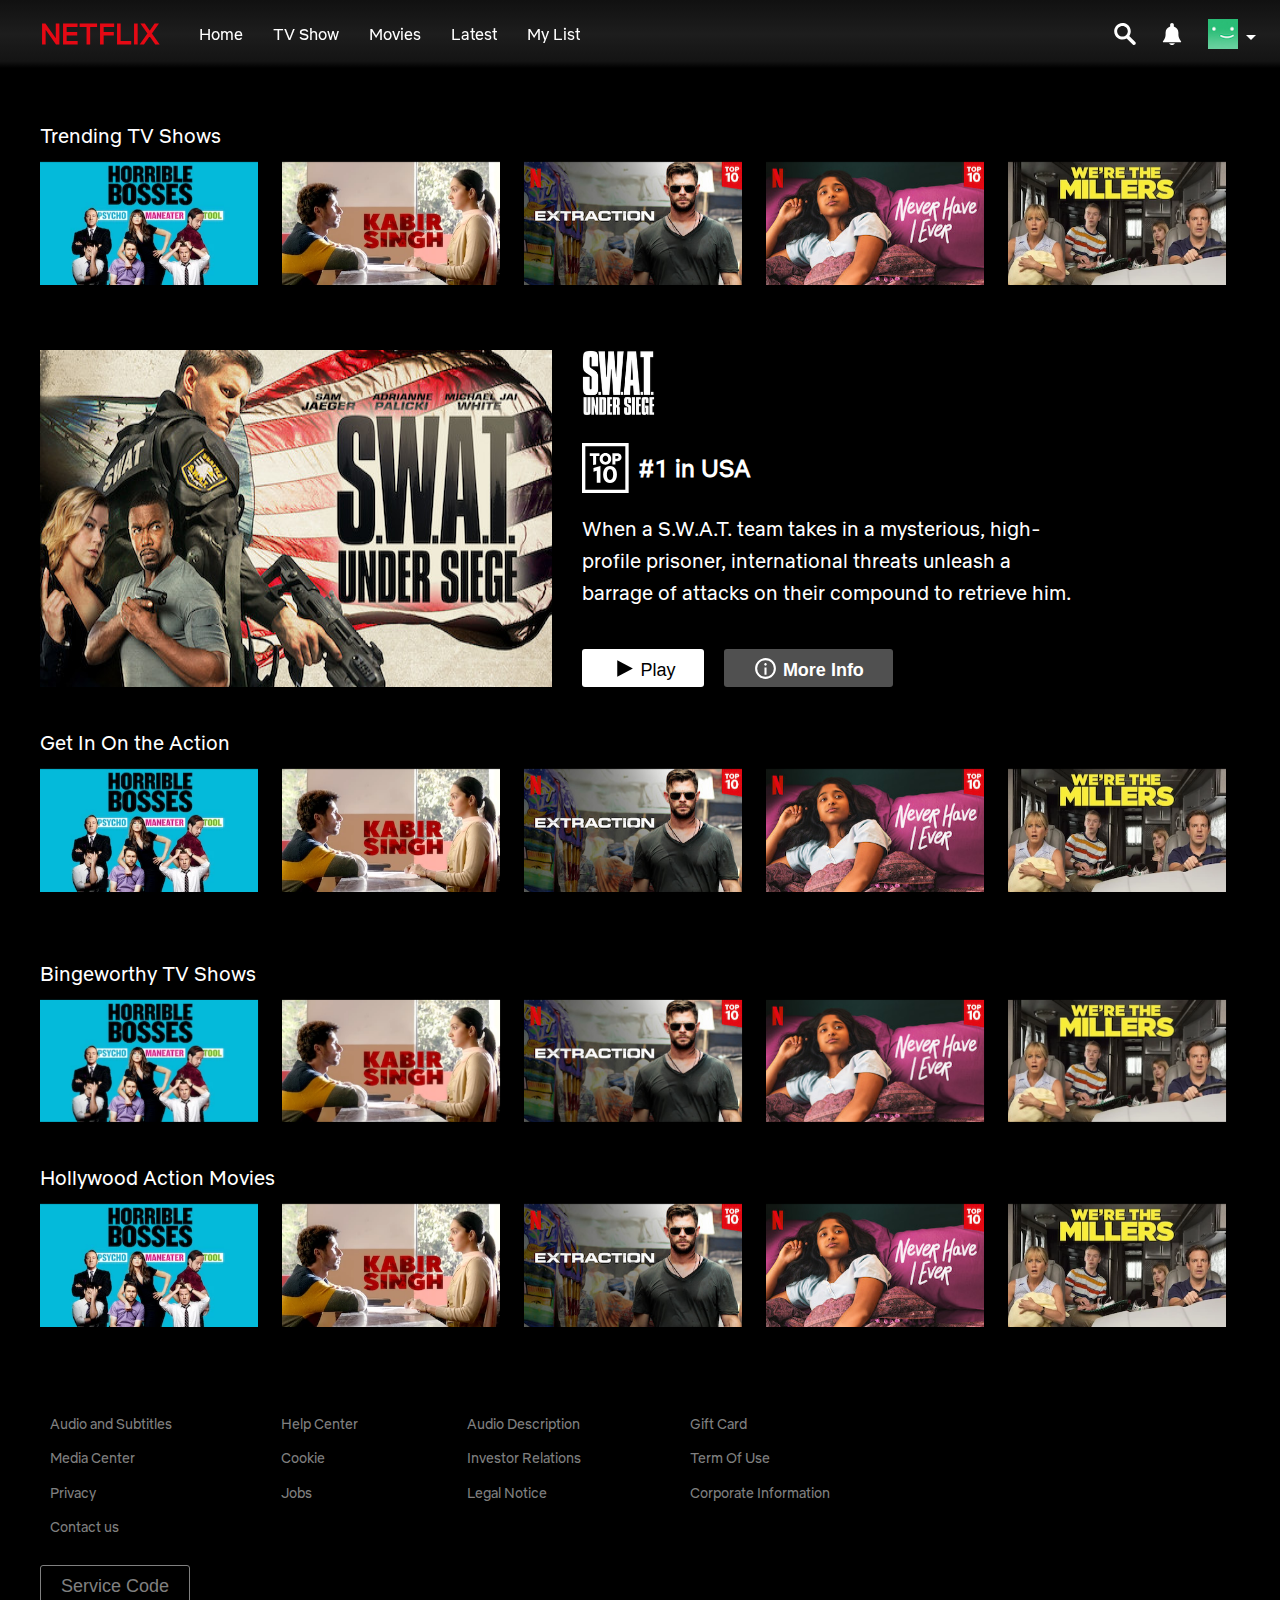
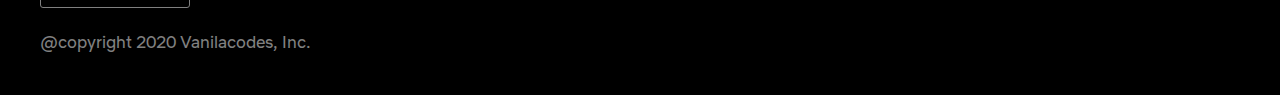
<file: user_dashboard/latest.html>
<!DOCTYPE html>
<!--[if lt IE 7]>      <html class="no-js lt-ie9 lt-ie8 lt-ie7"> <![endif]-->
<!--[if IE 7]>         <html class="no-js lt-ie9 lt-ie8"> <![endif]-->
<!--[if IE 8]>         <html class="no-js lt-ie9"> <![endif]-->
<!--[if gt IE 8]><!-->
<html class="no-js">
<!--<![endif]-->

<head>
    <meta charset="utf-8">
    <meta http-equiv="X-UA-Compatible" content="IE=edge">
    <title>Netflix world – Watch TV Shows Online, Watch Movies Online</title>
    <meta name="description" content="">
    <meta name="viewport" content="width=device-width, initial-scale=1">
    <link rel="stylesheet" href="../assets/lib/owl.carousel.css" />
    <script src="../assets/lib/jquery 3.5.0.js"></script>
    <script src="../assets/lib/owl.carousel.js"></script>

    <!--main script file-->
    <script src="../assets/js/main-script.js"></script>


    <link rel="stylesheet" href="../assets/css/global.css">
    <link rel="stylesheet" href="../assets/css/browse.css">
    <link rel="stylesheet" href="https://cdnjs.cloudflare.com/ajax/libs/font-awesome/4.1.0/css/font-awesome.min.css" integrity="sha256-t2kyTgkh+fZJYRET5l9Sjrrl4UDain5jxdbqe8ejO8A=" crossorigin="anonymous" />

    <!-- owl carousel script -->
    <script>

    </script>
</head>

<body>
    <!--[if lt IE 7]>
            <p class="browsehappy">You are using an <strong>outdated</strong> browser. Please <a href="#">upgrade your browser</a> to improve your experience.</p>
        <![endif]-->


    <!-- dashboard/browse page block start | home page after login | -->

    <main id="mainContainer" class="p-b-40">
        <div>
            <header class="d-flex space-between flex-center flex-middle">
                <div class="nav-links d-flex flex-center flex-middle">
                    <a href="/">
                        <h2 class="logo logo-text red-color f-s-28 m-r-25">NETFLIX</h2>
                        <h2 class="second-logo-text red-color f-s-28">N</h2>
                    </a>
                    <a href="browse.html" class="nav-item home">Home</a>
                    <a href="tvshow.html" class="nav-item">TV Show</a>
                    <a href="movies.html" class="nav-item">Movies</a>
                    <a href="latest.html" class="nav-item latest">Latest</a>
                    <a href="mylist.html" class="nav-item">My List</a>
                </div>
                <div class="righticons d-flex flex-end flex-middle">
                    <a href="search.html"><img src="../images/icons/search.svg" alt="search icon"></a>
                    <div class="dropdown notification">
                        <img src="../images/icons/notification.svg" alt="notificatio icon">
                        <div class="dropdown-content">
                            <a href="#" class="profile-item d-flex flex-middle">
                                <img src="../../images/icons/user2.png" alt="user profile icon" class="user-icon">
                                <span>You have new notification from <span>User 123</span></span>
                            </a>
                            <a href="#" class="profile-item d-flex flex-middle">
                                <img src="../../images/icons/user1.png" alt="user profile icon" class="user-icon">
                                <span>You have new notification from <span>User 123</span></span>
                            </a>
                            <a href="#" class="profile-item d-flex flex-middle">
                                <img src="../../images/icons/user4.png" alt="user profile icon" class="user-icon">
                                <span>You have new notification from <span>User 123</span></span>
                            </a>
                            <a href="#" class="profile-item d-flex flex-middle">
                                <img src="../../images/icons/user3.png" alt="user profile icon" class="user-icon">
                                <span>You have new notification from <span>User 123</span></span>
                            </a>
                        </div>
                    </div>
                    
                    <div class="dropdown">
                        <img src="../images/icons/user-image-green.png" alt="user profile icon" class="user-icon"> <span class="profile-arrow"></span>

                        <div class="dropdown-content">
                            <div class="profile-links">
                                <a href="#" class="profile-item d-flex flex-middle">
                                    <img src="../images/icons/user1.png" alt="user profile icon" class="user-icon">
                                    <span>Rajesh</span>
                                </a>
                                <a href="#" class="profile-item d-flex flex-middle">
                                    <img src="../images/icons/user2.png" alt="user profile icon" class="user-icon">
                                    <span>Karan</span>
                                </a>
                                <a href="#" class="profile-item d-flex flex-middle">
                                    <img src="../images/icons/user3.png" alt="user profile icon" class="user-icon">
                                    <span>Pappy</span>
                                </a>
                                <a href="#" class="profile-item d-flex flex-middle" style="margin-bottom: 13px;">
                                    <img src="../images/icons/user4.png" alt="user profile icon" class="user-icon">
                                    <span>Denny</span>
                                </a>
                                <a href="#" class="profile-item last" >Manage Profiles</a>
                            </div>
                            <div class="line"></div>
                            <div class="links d-flex direction-column">
                                <a href="user-profile/home.html">Account</a>
                                <a href="#">Help Center</a>
                                <a href="/">Sign Out of Netflix</a>
                            </div>
                            
                        </div>
                    </div>
                    
                </div>
            </header>


            <!--paretn div with black bg after main hero section-->
            <div class="black-background" style="margin: 0;">


                <!--new tv show-->
                <section id="newtvshow" class="container p-t-40" style="padding-top: 120px;">
                    <h4 class="romantic-heading">
                        Trending TV Shows 
                    </h4>
                    <div class="romantic-container d-flex flex-start flex-middle flex-no-wrap owl-carousel">
                        <a href="#">
                            <img src="../images/movies/horrible-bosses-middle-poster.webp" alt=""
                                class="mylist-img p-r-10 p-t-10 image-size item"></a>
                        <a href="#">
                            <img src="../images/movies/kabir-singh-poster.webp" alt=""
                                class="mylist-img p-r-10 p-t-10 image-size item"></a>
                        <a href="#">
                            <img src="../images/movies/extraction-poster.jpg" alt=""
                                class="mylist-img p-r-10 p-t-10 image-size item"></a>
                        <a href="#">
                            <img src="../images/tv-show/poster/never-have-ever-short poster.jpg" alt=""
                                class="mylist-img p-r-10 p-t-10 image-size item"></a>
                        <a href="#">
                            <img src="../images/movies/we-are-the-milers-poster-little.webp" alt=""
                                class="mylist-img p-r-10 p-t-10 image-size item"></a>

                        <a href="#">
                            <img src="../images/movies/we-are-the-milers-poster-little.webp" alt=""
                                class="mylist-img p-r-10 p-t-10 image-size item"></a>

                    </div>
                </section>

                <!--big poster screen left poster right content-->
                <section class="big-section d-flex flex-start container">
                    <img src="../images/movies/swat poster.jpg" alt="">

                    <div class="right-side">
                        <div class="contentlogo">
                            <img src="../images/movies/swat coming soon.webp" alt="content logo"
                                class="show-logo" />
                        </div>

                        <!--top 10 ranking badge svg-->
                        <div class="ranking d-flex m-t-20 flex-middle">
                            <svg id="top-10-badge" viewBox="0 0 28 30" style="height: 50px;">
                                <path d="M0,0 L28,0 L28,30 L0,30 L0,0 Z M2,2 L2,28 L26,28 L26,2 L2,2 Z" fill="#FFFFFF">
                                </path>
                                <path
                                    d="M16.8211527,22.1690594 C17.4133103,22.1690594 17.8777709,21.8857503 18.2145345,21.3197261 C18.5512982,20.7531079 18.719977,19.9572291 18.719977,18.9309018 C18.719977,17.9045745 18.5512982,17.1081018 18.2145345,16.5414836 C17.8777709,15.9754594 17.4133103,15.6921503 16.8211527,15.6921503 C16.2289952,15.6921503 15.7645345,15.9754594 15.427177,16.5414836 C15.0904133,17.1081018 14.9223285,17.9045745 14.9223285,18.9309018 C14.9223285,19.9572291 15.0904133,20.7531079 15.427177,21.3197261 C15.7645345,21.8857503 16.2289952,22.1690594 16.8211527,22.1690594 M16.8211527,24.0708533 C15.9872618,24.0708533 15.2579042,23.8605988 14.6324861,23.4406836 C14.0076618,23.0207685 13.5247891,22.4262352 13.1856497,21.6564897 C12.8465103,20.8867442 12.6766436,19.9786109 12.6766436,18.9309018 C12.6766436,17.8921018 12.8465103,16.9857503 13.1856497,16.2118473 C13.5247891,15.4379442 14.0076618,14.8410352 14.6324861,14.4205261 C15.2579042,14.0006109 15.9872618,13.7903564 16.8211527,13.7903564 C17.6544497,13.7903564 18.3844012,14.0006109 19.0098194,14.4205261 C19.6352376,14.8410352 20.1169224,15.4379442 20.4566558,16.2118473 C20.7952012,16.9857503 20.9656618,17.8921018 20.9656618,18.9309018 C20.9656618,19.9786109 20.7952012,20.8867442 20.4566558,21.6564897 C20.1169224,22.4262352 19.6352376,23.0207685 19.0098194,23.4406836 C18.3844012,23.8605988 17.6544497,24.0708533 16.8211527,24.0708533"
                                    fill="#FFFFFF"></path>
                                <polygon fill="#FFFFFF"
                                    points="8.86676 23.9094206 8.86676 16.6651418 6.88122061 17.1783055 6.88122061 14.9266812 11.0750267 13.8558085 11.0750267 23.9094206">
                                </polygon>
                                <path
                                    d="M20.0388194,9.42258545 L20.8085648,9.42258545 C21.1886861,9.42258545 21.4642739,9.34834303 21.6353285,9.19926424 C21.806383,9.05077939 21.8919103,8.83993091 21.8919103,8.56731273 C21.8919103,8.30122788 21.806383,8.09572485 21.6353285,7.94961576 C21.4642739,7.80410061 21.1886861,7.73104606 20.8085648,7.73104606 L20.0388194,7.73104606 L20.0388194,9.42258545 Z M18.2332436,12.8341733 L18.2332436,6.22006424 L21.0936558,6.22006424 C21.6323588,6.22006424 22.0974133,6.31806424 22.4906012,6.51465818 C22.8831952,6.71125212 23.1872921,6.98684 23.4028921,7.34142182 C23.6178982,7.69659758 23.7259952,8.10522788 23.7259952,8.56731273 C23.7259952,9.04246424 23.6178982,9.45762788 23.4028921,9.8122097 C23.1872921,10.1667915 22.8831952,10.4429733 22.4906012,10.6389733 C22.0974133,10.8355673 21.6323588,10.9335673 21.0936558,10.9335673 L20.0388194,10.9335673 L20.0388194,12.8341733 L18.2332436,12.8341733 Z"
                                    fill="#FFFFFF"></path>
                                <path
                                    d="M14.0706788,11.3992752 C14.3937818,11.3992752 14.6770909,11.322063 14.9212,11.1664509 C15.1653091,11.0114327 15.3553697,10.792863 15.4913818,10.5107418 C15.6279879,10.2286206 15.695697,9.90136 15.695697,9.52717818 C15.695697,9.1535903 15.6279879,8.82573576 15.4913818,8.54361455 C15.3553697,8.26149333 15.1653091,8.04351758 14.9212,7.88790545 C14.6770909,7.73288727 14.3937818,7.65508121 14.0706788,7.65508121 C13.7475758,7.65508121 13.4642667,7.73288727 13.2201576,7.88790545 C12.9760485,8.04351758 12.7859879,8.26149333 12.6499758,8.54361455 C12.5139636,8.82573576 12.4456606,9.1535903 12.4456606,9.52717818 C12.4456606,9.90136 12.5139636,10.2286206 12.6499758,10.5107418 C12.7859879,10.792863 12.9760485,11.0114327 13.2201576,11.1664509 C13.4642667,11.322063 13.7475758,11.3992752 14.0706788,11.3992752 M14.0706788,12.9957842 C13.5634545,12.9957842 13.0995879,12.9090691 12.6784848,12.7344509 C12.2573818,12.5604267 11.8915152,12.3163176 11.5808848,12.0027176 C11.2708485,11.6891176 11.0314909,11.322063 10.8634061,10.9003661 C10.6953212,10.479263 10.6115758,10.0213358 10.6115758,9.52717818 C10.6115758,9.03302061 10.6953212,8.57568727 10.8634061,8.1539903 C11.0314909,7.73288727 11.2708485,7.36523879 11.5808848,7.05163879 C11.8915152,6.73803879 12.2573818,6.49452364 12.6784848,6.31990545 C13.0995879,6.14588121 13.5634545,6.05857212 14.0706788,6.05857212 C14.577903,6.05857212 15.0417697,6.14588121 15.4628727,6.31990545 C15.8839758,6.49452364 16.2498424,6.73803879 16.5604727,7.05163879 C16.871103,7.36523879 17.1098667,7.73288727 17.2779515,8.1539903 C17.4460364,8.57568727 17.5297818,9.03302061 17.5297818,9.52717818 C17.5297818,10.0213358 17.4460364,10.479263 17.2779515,10.9003661 C17.1098667,11.322063 16.871103,11.6891176 16.5604727,12.0027176 C16.2498424,12.3163176 15.8839758,12.5604267 15.4628727,12.7344509 C15.0417697,12.9090691 14.577903,12.9957842 14.0706788,12.9957842"
                                    fill="#FFFFFF"></path>
                                <polygon fill="#FFFFFF"
                                    points="8.4639503 12.8342327 6.65837455 13.2666206 6.65837455 7.77862061 4.65323515 7.77862061 4.65323515 6.22012364 10.4690897 6.22012364 10.4690897 7.77862061 8.4639503 7.77862061">
                                </polygon>
                            </svg>
                            <span class="p-l-10 f-s-24 f-w-8">#1 in USA</span>
                        </div>

                        <div class="synopsis m-t-20" style="max-width: 500px;">
                            <p class="f-s-20">
                                When a S.W.A.T. team takes in a mysterious, high-profile prisoner, international threats unleash a barrage of attacks on their compound to retrieve him.
                            </p>
                        </div>
                        <div class="buttons-container m-t-20">
                            <button class="play-button"><span>
                                    <svg viewBox="0 0 24 24">
                                        <path d="M6 4l15 8-15 8z" fill="currentColor"></path>
                                    </svg>
                                </span> <a href="single.html">Play</a></button>

                            <button class="more-info-button m-t-20"><span>
                                    <svg viewBox="0 0 24 24">
                                        <path
                                            d="M22 12c0 5.523-4.477 10-10 10S2 17.523 2 12 6.477 2 12 2s10 4.477 10 10zm-2 0a8 8 0 0 0-8-8 8 8 0 0 0-8 8 8 8 0 0 0 8 8 8 8 0 0 0 8-8zm-9 6v-7h2v7h-2zm1-8.75a1.21 1.21 0 0 1-.877-.364A1.188 1.188 0 0 1 10.75 8c0-.348.123-.644.372-.886.247-.242.54-.364.878-.364.337 0 .63.122.877.364.248.242.373.538.373.886s-.124.644-.373.886A1.21 1.21 0 0 1 12 9.25z"
                                            fill="currentColor"></path>
                                    </svg>
                                </span> More Info</button>
                        </div>
                    </div>
                </section>


                <!--Get In On the Action-->
                <section id="romantic" class="container p-t-40">
                    <h4 class="romantic-heading">
                        Get In On the Action
                    </h4>
                    <div class="romantic-container d-flex flex-start flex-middle flex-no-wrap owl-carousel">
                        <a href="#">
                            <img src="../images/movies/horrible-bosses-middle-poster.webp" alt=""
                                class="mylist-img p-r-10 p-t-10 image-size item"></a>
                        <a href="#">
                            <img src="../images/movies/kabir-singh-poster.webp" alt=""
                                class="mylist-img p-r-10 p-t-10 image-size item"></a>
                        <a href="#">
                            <img src="../images/movies/extraction-poster.jpg" alt=""
                                class="mylist-img p-r-10 p-t-10 image-size item"></a>
                        <a href="#">
                            <img src="../images/tv-show/poster/never-have-ever-short poster.jpg" alt=""
                                class="mylist-img p-r-10 p-t-10 image-size item"></a>
                        <a href="#">
                            <img src="../images/movies/we-are-the-milers-poster-little.webp" alt=""
                                class="mylist-img p-r-10 p-t-10 image-size item"></a>

                        <a href="#">
                            <img src="../images/movies/we-are-the-milers-poster-little.webp" alt=""
                                class="mylist-img p-r-10 p-t-10 image-size item"></a>

                    </div>
                </section>

                <!--Bingeworthy TV Shows-->
                <section id="romantic" class="container p-t-40">
                    <h4 class="romantic-heading">
                        Bingeworthy TV Shows
                    </h4>
                    <div class="romantic-container d-flex flex-start flex-middle flex-no-wrap owl-carousel">
                        <a href="#">
                            <img src="../images/movies/horrible-bosses-middle-poster.webp" alt=""
                                class="mylist-img p-r-10 p-t-10 image-size item"></a>
                        <a href="#">
                            <img src="../images/movies/kabir-singh-poster.webp" alt=""
                                class="mylist-img p-r-10 p-t-10 image-size item"></a>
                        <a href="#">
                            <img src="../images/movies/extraction-poster.jpg" alt=""
                                class="mylist-img p-r-10 p-t-10 image-size item"></a>
                        <a href="#">
                            <img src="../images/tv-show/poster/never-have-ever-short poster.jpg" alt=""
                                class="mylist-img p-r-10 p-t-10 image-size item"></a>
                        <a href="#">
                            <img src="../images/movies/we-are-the-milers-poster-little.webp" alt=""
                                class="mylist-img p-r-10 p-t-10 image-size item"></a>



                    </div>
                </section>


                <!--Hollywood Action movies-->
                <section id="romantic" class="container p-t-40">
                    <h4 class="romantic-heading">
                        Hollywood Action Movies
                    </h4>
                    <div class="romantic-container d-flex flex-start flex-middle flex-no-wrap owl-carousel">
                        <a href="#">
                            <img src="../images/movies/horrible-bosses-middle-poster.webp" alt=""
                                class="mylist-img p-r-10 p-t-10 image-size item"></a>
                        <a href="#">
                            <img src="../images/movies/kabir-singh-poster.webp" alt=""
                                class="mylist-img p-r-10 p-t-10 image-size item"></a>
                        <a href="#">
                            <img src="../images/movies/extraction-poster.jpg" alt=""
                                class="mylist-img p-r-10 p-t-10 image-size item"></a>
                        <a href="#">
                            <img src="../images/tv-show/poster/never-have-ever-short poster.jpg" alt=""
                                class="mylist-img p-r-10 p-t-10 image-size item"></a>
                        <a href="#">
                            <img src="../images/movies/we-are-the-milers-poster-little.webp" alt=""
                                class="mylist-img p-r-10 p-t-10 image-size item"></a>



                    </div>
                </section>

            </div>
        </div>

        <footer class="mainfooter d-flex direction-column space-between" id=" footer">
            <div class="container footer-container flex-start">
                <div class="widgets d-flex space-between">
                    <div class="first-widget">
                        <ul>
                            <li class="list-item">Audio and Subtitles</li>
                            <li class="list-item">Media Center</li>
                            <li class="list-item">Privacy</li>
                            <li class="list-item">Contact us</li>
                        </ul>
                    </div>
                    <div class="second-widget">
                        <ul>
                            <li class="list-item">Help Center</li>
                            <li class="list-item">Cookie</li>
                            <li class="list-item">Jobs</li>
                        </ul>
                    </div>
                    <div class="third-widget">
                        <ul>
                            <li class="list-item">Audio Description</li>
                            <li class="list-item">Investor Relations</li>
                            <li class="list-item">Legal Notice</li>
                        </ul>
                    </div>
                    <div class="forth-widget">
                        <ul>
                            <li class="list-item">Gift Card</li>
                            <li class="list-item">Term Of Use</li>
                            <li class="list-item">Corporate Information</li>
                        </ul>
                    </div>
                </div>
                <button class="button service">Service Code</button>
                <p class="copyright">@copyright 2020 Vanilacodes, Inc.</p>
            </div>


        </footer>
        </div>
    </main>

    <div class="footer-navigation d-flex space-between">
        <a href="browse.html" class="nav-item active">
            <i class="fa fa-home" aria-hidden="true"></i> </br>
            <span>Home</span>
        </a>
        <a href="search.html" class="nav-item">
            <i class="fa fa-search" aria-hidden="true"></i></br>
            Search
        </a>
        <a href="latest.html" class="nav-item">
            <i class="fa fa-film" aria-hidden="true"></i></br>
            Latest
        </a>
        <a href="user-profile/home.html" class="nav-item">
            <i class="fa fa-user" aria-hidden="true"></i></br>
            Account
        </a>
    </div>
</body>

</html>
</file>
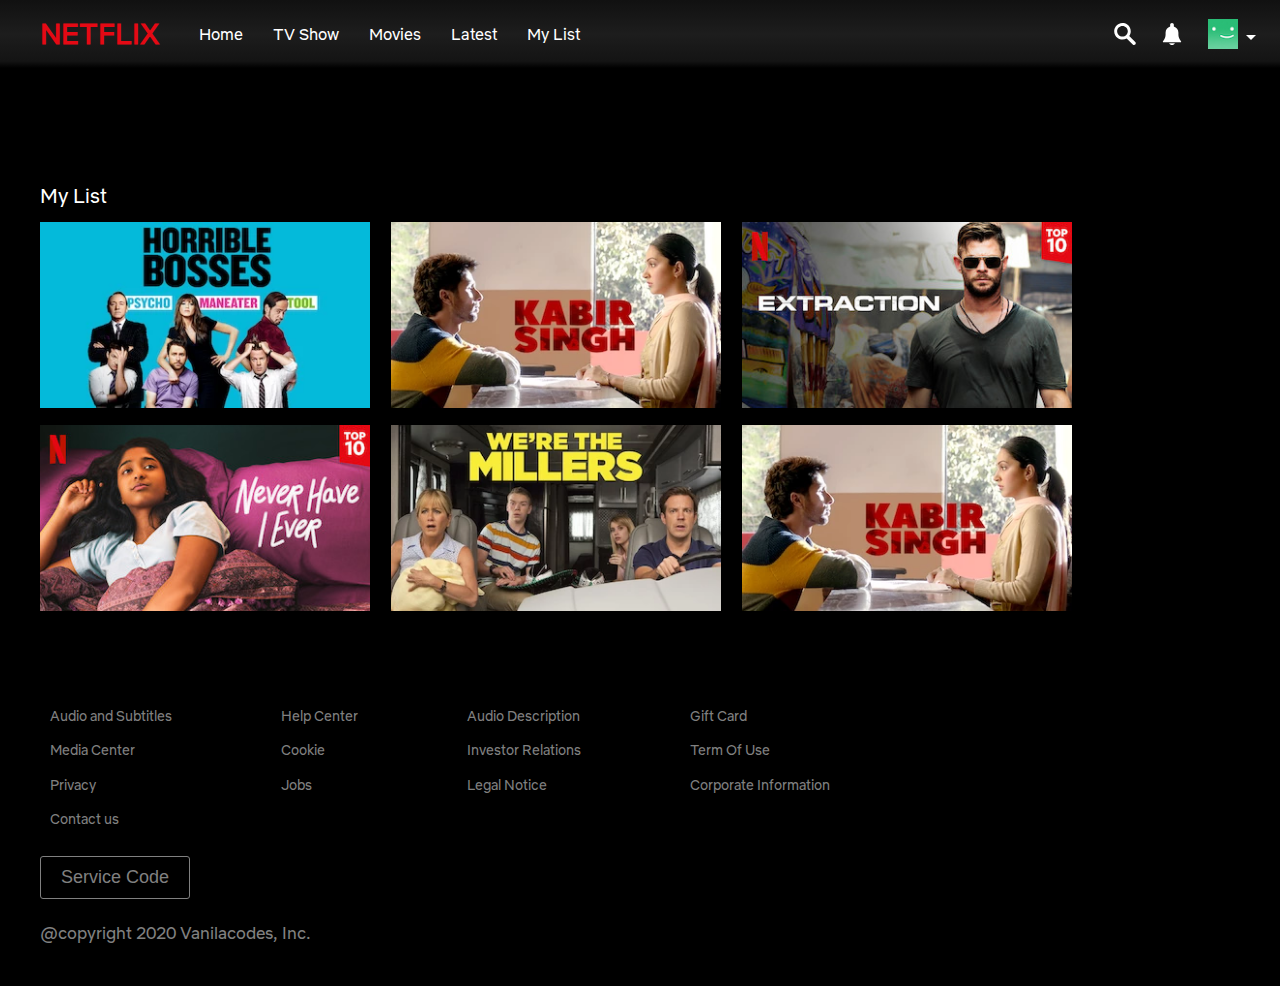
<file: user_dashboard/mylist.html>
<!DOCTYPE html>
<!--[if lt IE 7]>      <html class="no-js lt-ie9 lt-ie8 lt-ie7"> <![endif]-->
<!--[if IE 7]>         <html class="no-js lt-ie9 lt-ie8"> <![endif]-->
<!--[if IE 8]>         <html class="no-js lt-ie9"> <![endif]-->
<!--[if gt IE 8]><!-->
<html class="no-js">
<!--<![endif]-->

<head>
    <meta charset="utf-8">
    <meta http-equiv="X-UA-Compatible" content="IE=edge">
    <title>Netflix world – Watch TV Shows Online, Watch Movies Online</title>
    <meta name="description" content="">
    <meta name="viewport" content="width=device-width, initial-scale=1">
    <script src="../assets/lib/jquery 3.5.0.js"></script>
     <!--main script file-->
     <script src="../assets/js/main-script.js"></script>

    <link rel="stylesheet" href="../assets/css/global.css">
    <link rel="stylesheet" href="../assets/css/browse.css">
    <!-- owl carousel script -->
    <script>

    </script>
</head>

<body>
    <!--[if lt IE 7]>
            <p class="browsehappy">You are using an <strong>outdated</strong> browser. Please <a href="#">upgrade your browser</a> to improve your experience.</p>
        <![endif]-->


    <!-- dashboard/browse page block start | home page after login | -->

    <main id="mainContainer" class="p-b-40">
        <div>
            <header class="d-flex space-between flex-center flex-middle" style="z-index: 20; background-color: black;">
                <div class="nav-links d-flex flex-center flex-middle">
                    <a href="/">
                        <h2 class="logo logo-text red-color f-s-28 m-r-25">NETFLIX</h2>
                        <h2 class="second-logo-text red-color f-s-28">N</h2>
                    </a>
                    <a href="browse.html" class="nav-item home">Home</a>
                    <a href="tvshow.html" class="nav-item">TV Show</a>
                    <a href="movies.html" class="nav-item">Movies</a>
                    <a href="latest.html" class="nav-item latest">Latest</a>
                    <a href="mylist.html" class="nav-item">My List</a>
                </div>
                <div class="righticons d-flex flex-end flex-middle">
                    <a href="search.html"><img src="../images/icons/search.svg" alt="search icon"></a>
                    <div class="dropdown notification">
                        <img src="../images/icons/notification.svg" alt="notificatio icon">
                        <div class="dropdown-content">
                            <a href="#" class="profile-item d-flex flex-middle">
                                <img src="../../images/icons/user2.png" alt="user profile icon" class="user-icon">
                                <span>You have new notification from <span>User 123</span></span>
                            </a>
                            <a href="#" class="profile-item d-flex flex-middle">
                                <img src="../../images/icons/user1.png" alt="user profile icon" class="user-icon">
                                <span>You have new notification from <span>User 123</span></span>
                            </a>
                            <a href="#" class="profile-item d-flex flex-middle">
                                <img src="../../images/icons/user4.png" alt="user profile icon" class="user-icon">
                                <span>You have new notification from <span>User 123</span></span>
                            </a>
                            <a href="#" class="profile-item d-flex flex-middle">
                                <img src="../../images/icons/user3.png" alt="user profile icon" class="user-icon">
                                <span>You have new notification from <span>User 123</span></span>
                            </a>
                        </div>
                    </div>
                    <div class="dropdown">
                        <img src="../images/icons/user-image-green.png" alt="user profile icon" class="user-icon"> <span class="profile-arrow"></span>

                        <div class="dropdown-content">
                            <div class="profile-links">
                                <a href="#" class="profile-item d-flex flex-middle">
                                    <img src="../images/icons/user1.png" alt="user profile icon" class="user-icon">
                                    <span>Rajesh</span>
                                </a>
                                <a href="#" class="profile-item d-flex flex-middle">
                                    <img src="../images/icons/user2.png" alt="user profile icon" class="user-icon">
                                    <span>Karan</span>
                                </a>
                                <a href="#" class="profile-item d-flex flex-middle">
                                    <img src="../images/icons/user3.png" alt="user profile icon" class="user-icon">
                                    <span>Pappy</span>
                                </a>
                                <a href="#" class="profile-item d-flex flex-middle" style="margin-bottom: 13px;">
                                    <img src="../images/icons/user4.png" alt="user profile icon" class="user-icon">
                                    <span>Denny</span>
                                </a>
                                <a href="#" class="profile-item last" >Manage Profiles</a>
                            </div>
                            <div class="line"></div>
                            <div class="links d-flex direction-column">
                                <a href="user-profile/home.html">Account</a>
                                <a href="#">Help Center</a>
                                <a href="/">Sign Out of Netflix</a>
                            </div>
                            
                        </div>
                    </div>
                    
                </div>
            </header>


            <!--my list container-->
            <section id="mylist" class="container p-t-40" style="padding-top: 180px;">
                <h4 class="romantic-heading">
                    My List
                </h4>
                <div class="my-list-page-container d-flex flex-start flex-middle">
                    <a href="#">
                        <img src="../images/movies/horrible-bosses-middle-poster.webp" alt=""
                            class="mylist-img p-r-10 p-t-10 image-size item"></a>
                    <a href="#">
                        <img src="../images/movies/kabir-singh-poster.webp" alt=""
                            class="mylist-img p-r-10 p-t-10 image-size item"></a>
                    <a href="#">
                        <img src="../images/movies/extraction-poster.jpg" alt=""
                            class="mylist-img p-r-10 p-t-10 image-size item"></a>
                    <a href="#">
                        <img src="../images/tv-show/poster/never-have-ever-short poster.jpg" alt=""
                            class="mylist-img p-r-10 p-t-10 image-size item"></a>
                    <a href="#">
                        <img src="../images/movies/we-are-the-milers-poster-little.webp" alt=""
                            class="mylist-img p-r-10 p-t-10 image-size item"></a>
                    <a href="#">
                        <img src="../images/movies/kabir-singh-poster.webp" alt=""
                            class="mylist-img p-r-10 p-t-10 image-size item"></a>



                </div>
            </section>

        </div>
        </div>

        <footer class="mainfooter d-flex direction-column space-between" id=" footer">
            <div class="container footer-container flex-start">
                <div class="widgets d-flex space-between">
                    <div class="first-widget">
                        <ul>
                            <li class="list-item">Audio and Subtitles</li>
                            <li class="list-item">Media Center</li>
                            <li class="list-item">Privacy</li>
                            <li class="list-item">Contact us</li>
                        </ul>
                    </div>
                    <div class="second-widget">
                        <ul>
                            <li class="list-item">Help Center</li>
                            <li class="list-item">Cookie</li>
                            <li class="list-item">Jobs</li>
                        </ul>
                    </div>
                    <div class="third-widget">
                        <ul>
                            <li class="list-item">Audio Description</li>
                            <li class="list-item">Investor Relations</li>
                            <li class="list-item">Legal Notice</li>
                        </ul>
                    </div>
                    <div class="forth-widget">
                        <ul>
                            <li class="list-item">Gift Card</li>
                            <li class="list-item">Term Of Use</li>
                            <li class="list-item">Corporate Information</li>
                        </ul>
                    </div>
                </div>
                <button class="button service">Service Code</button>
                <p class="copyright">@copyright 2020 Vanilacodes, Inc.</p>
            </div>


        </footer>
        </div>
    </main>

    <div class="footer-navigation d-flex space-between">
        <a href="browse.html" class="nav-item active">
            <i class="fa fa-home" aria-hidden="true"></i> </br>
            <span>Home</span>
        </a>
        <a href="search.html" class="nav-item">
            <i class="fa fa-search" aria-hidden="true"></i></br>
            Search
        </a>
        <a href="latest.html" class="nav-item">
            <i class="fa fa-film" aria-hidden="true"></i></br>
            Latest
        </a>
        <a href="user-profile/home.html" class="nav-item">
            <i class="fa fa-user" aria-hidden="true"></i></br>
            Account
        </a>
    </div>
</body>

</html>
</file>
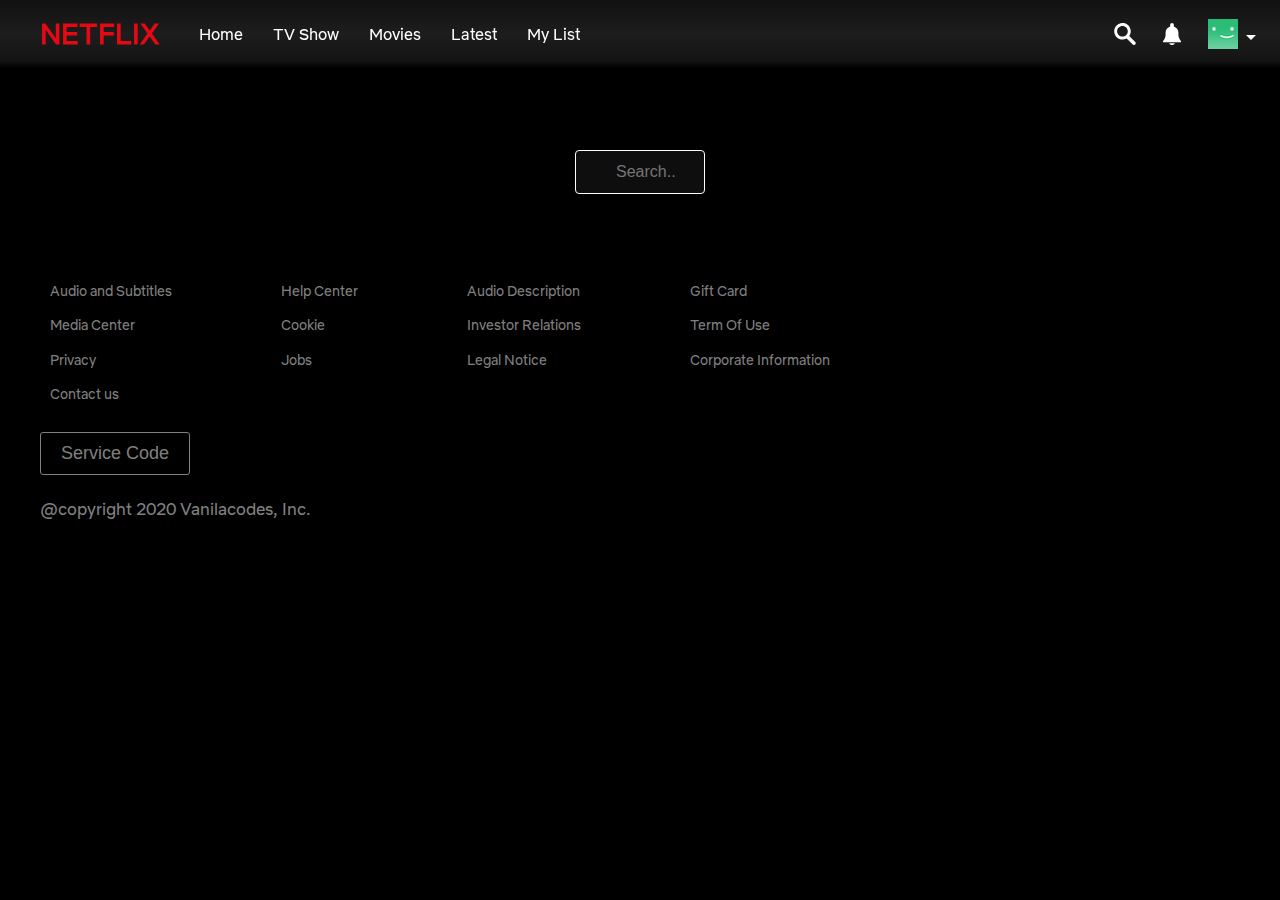
<file: user_dashboard/search.html>
<!DOCTYPE html>
<!--[if lt IE 7]>      <html class="no-js lt-ie9 lt-ie8 lt-ie7"> <![endif]-->
<!--[if IE 7]>         <html class="no-js lt-ie9 lt-ie8"> <![endif]-->
<!--[if IE 8]>         <html class="no-js lt-ie9"> <![endif]-->
<!--[if gt IE 8]><!-->
<html class="no-js">
<!--<![endif]-->

<head>
    <meta charset="utf-8">
    <meta http-equiv="X-UA-Compatible" content="IE=edge">
    <title>Netflix world – Watch TV Shows Online, Watch Movies Online</title>
    <meta name="description" content="">
    <meta name="viewport" content="width=device-width, initial-scale=1">
    <link rel="stylesheet" href="../assets/lib/owl.carousel.css" />
    <script src="../assets/lib/jquery 3.5.0.js"></script>
    <script src="../assets/lib/owl.carousel.js"></script>

    <!--main script file-->
    <script src="../assets/js/main-script.js"></script>


    <link rel="stylesheet" href="../assets/css/global.css">
    <link rel="stylesheet" href="../assets/css/browse.css">

    <style> 
        input[type=text] {
          width: 130px;
          box-sizing: border-box;
          border: 1px solid white;
          color: white;
          border-radius: 4px;
          font-size: 16px;
          background-color: rgb(14, 14, 14);
          background-position: 10px 10px; 
          background-repeat: no-repeat;
          padding: 12px 20px 12px 40px;
          -webkit-transition: width 0.4s ease-in-out;
          transition: width 0.4s ease-in-out;
        }
        
        input[type=text]:focus {
          width: 100%;
        }
        </style>
</head>

<body>
    <!--[if lt IE 7]>
            <p class="browsehappy">You are using an <strong>outdated</strong> browser. Please <a href="#">upgrade your browser</a> to improve your experience.</p>
        <![endif]-->


    <!-- dashboard/browse page block start | home page after login | -->

    <main id="mainContainer" class="p-b-40">
        <div>
            <header class="d-flex space-between flex-center flex-middle">
                <div class="nav-links d-flex flex-center flex-middle">
                    <a href="/">
                        <h2 class="logo logo-text red-color f-s-28 m-r-25">NETFLIX</h2>
                        <h2 class="second-logo-text red-color f-s-28">N</h2>
                    </a>
                    <a href="browse.html" class="nav-item home">Home</a>
                    <a href="tvshow.html" class="nav-item">TV Show</a>
                    <a href="movies.html" class="nav-item">Movies</a>
                    <a href="latest.html" class="nav-item latest">Latest</a>
                    <a href="mylist.html" class="nav-item">My List</a>
                </div>
                <div class="righticons d-flex flex-end flex-middle">
                    <a href="search.html"><img src="../images/icons/search.svg" alt="search icon"></a>
                    <div class="dropdown notification">
                        <img src="../images/icons/notification.svg" alt="notificatio icon">
                        <div class="dropdown-content">
                            <a href="#" class="profile-item d-flex flex-middle">
                                <img src="../../images/icons/user2.png" alt="user profile icon" class="user-icon">
                                <span>You have new notification from <span>User 123</span></span>
                            </a>
                            <a href="#" class="profile-item d-flex flex-middle">
                                <img src="../../images/icons/user1.png" alt="user profile icon" class="user-icon">
                                <span>You have new notification from <span>User 123</span></span>
                            </a>
                            <a href="#" class="profile-item d-flex flex-middle">
                                <img src="../../images/icons/user4.png" alt="user profile icon" class="user-icon">
                                <span>You have new notification from <span>User 123</span></span>
                            </a>
                            <a href="#" class="profile-item d-flex flex-middle">
                                <img src="../../images/icons/user3.png" alt="user profile icon" class="user-icon">
                                <span>You have new notification from <span>User 123</span></span>
                            </a>
                        </div>
                    </div>
                    <div class="dropdown">
                        <img src="../images/icons/user-image-green.png" alt="user profile icon" class="user-icon"> <span class="profile-arrow"></span>

                        <div class="dropdown-content">
                            <div class="profile-links">
                                <a href="#" class="profile-item d-flex flex-middle">
                                    <img src="../images/icons/user1.png" alt="user profile icon" class="user-icon">
                                    <span>Rajesh</span>
                                </a>
                                <a href="#" class="profile-item d-flex flex-middle">
                                    <img src="../images/icons/user2.png" alt="user profile icon" class="user-icon">
                                    <span>Karan</span>
                                </a>
                                <a href="#" class="profile-item d-flex flex-middle">
                                    <img src="../images/icons/user3.png" alt="user profile icon" class="user-icon">
                                    <span>Pappy</span>
                                </a>
                                <a href="#" class="profile-item d-flex flex-middle" style="margin-bottom: 13px;">
                                    <img src="../images/icons/user4.png" alt="user profile icon" class="user-icon">
                                    <span>Denny</span>
                                </a>
                                <a href="#" class="profile-item last" >Manage Profiles</a>
                            </div>
                            <div class="line"></div>
                            <div class="links d-flex direction-column">
                                <a href="user-profile/home.html">Account</a>
                                <a href="#">Help Center</a>
                                <a href="/">Sign Out of Netflix</a>
                            </div>
                            
                        </div>
                    </div>
                    
                </div>
            </header>


            <!--paretn div with black bg after main hero section-->
            <div class="searchform d-flex flex-center flex-middle" style="padding-top: 150px;">
                <form>
                    <input type="text" name="search" placeholder="Search.." autocomplete="off">
                  </form>
            </div>
            <div class="searchresult">
                
            </div>
        </div>

        <footer class="mainfooter d-flex direction-column space-between" id=" footer">
            <div class="container footer-container flex-start">
                <div class="widgets d-flex space-between">
                    <div class="first-widget">
                        <ul>
                            <li class="list-item">Audio and Subtitles</li>
                            <li class="list-item">Media Center</li>
                            <li class="list-item">Privacy</li>
                            <li class="list-item">Contact us</li>
                        </ul>
                    </div>
                    <div class="second-widget">
                        <ul>
                            <li class="list-item">Help Center</li>
                            <li class="list-item">Cookie</li>
                            <li class="list-item">Jobs</li>
                        </ul>
                    </div>
                    <div class="third-widget">
                        <ul>
                            <li class="list-item">Audio Description</li>
                            <li class="list-item">Investor Relations</li>
                            <li class="list-item">Legal Notice</li>
                        </ul>
                    </div>
                    <div class="forth-widget">
                        <ul>
                            <li class="list-item">Gift Card</li>
                            <li class="list-item">Term Of Use</li>
                            <li class="list-item">Corporate Information</li>
                        </ul>
                    </div>
                </div>
                <button class="button service">Service Code</button>
                <p class="copyright">@copyright 2020 Vanilacodes, Inc.</p>
            </div>


        </footer>
        </div>
    </main>

    <div class="footer-navigation d-flex space-between">
        <a href="browse.html" class="nav-item active">
            <i class="fa fa-home" aria-hidden="true"></i> </br>
            <span>Home</span>
        </a>
        <a href="search.html" class="nav-item">
            <i class="fa fa-search" aria-hidden="true"></i></br>
            Search
        </a>
        <a href="latest.html" class="nav-item">
            <i class="fa fa-film" aria-hidden="true"></i></br>
            Latest
        </a>
        <a href="user-profile/home.html" class="nav-item">
            <i class="fa fa-user" aria-hidden="true"></i></br>
            Account
        </a>
    </div>
</body>

</html>
</file>
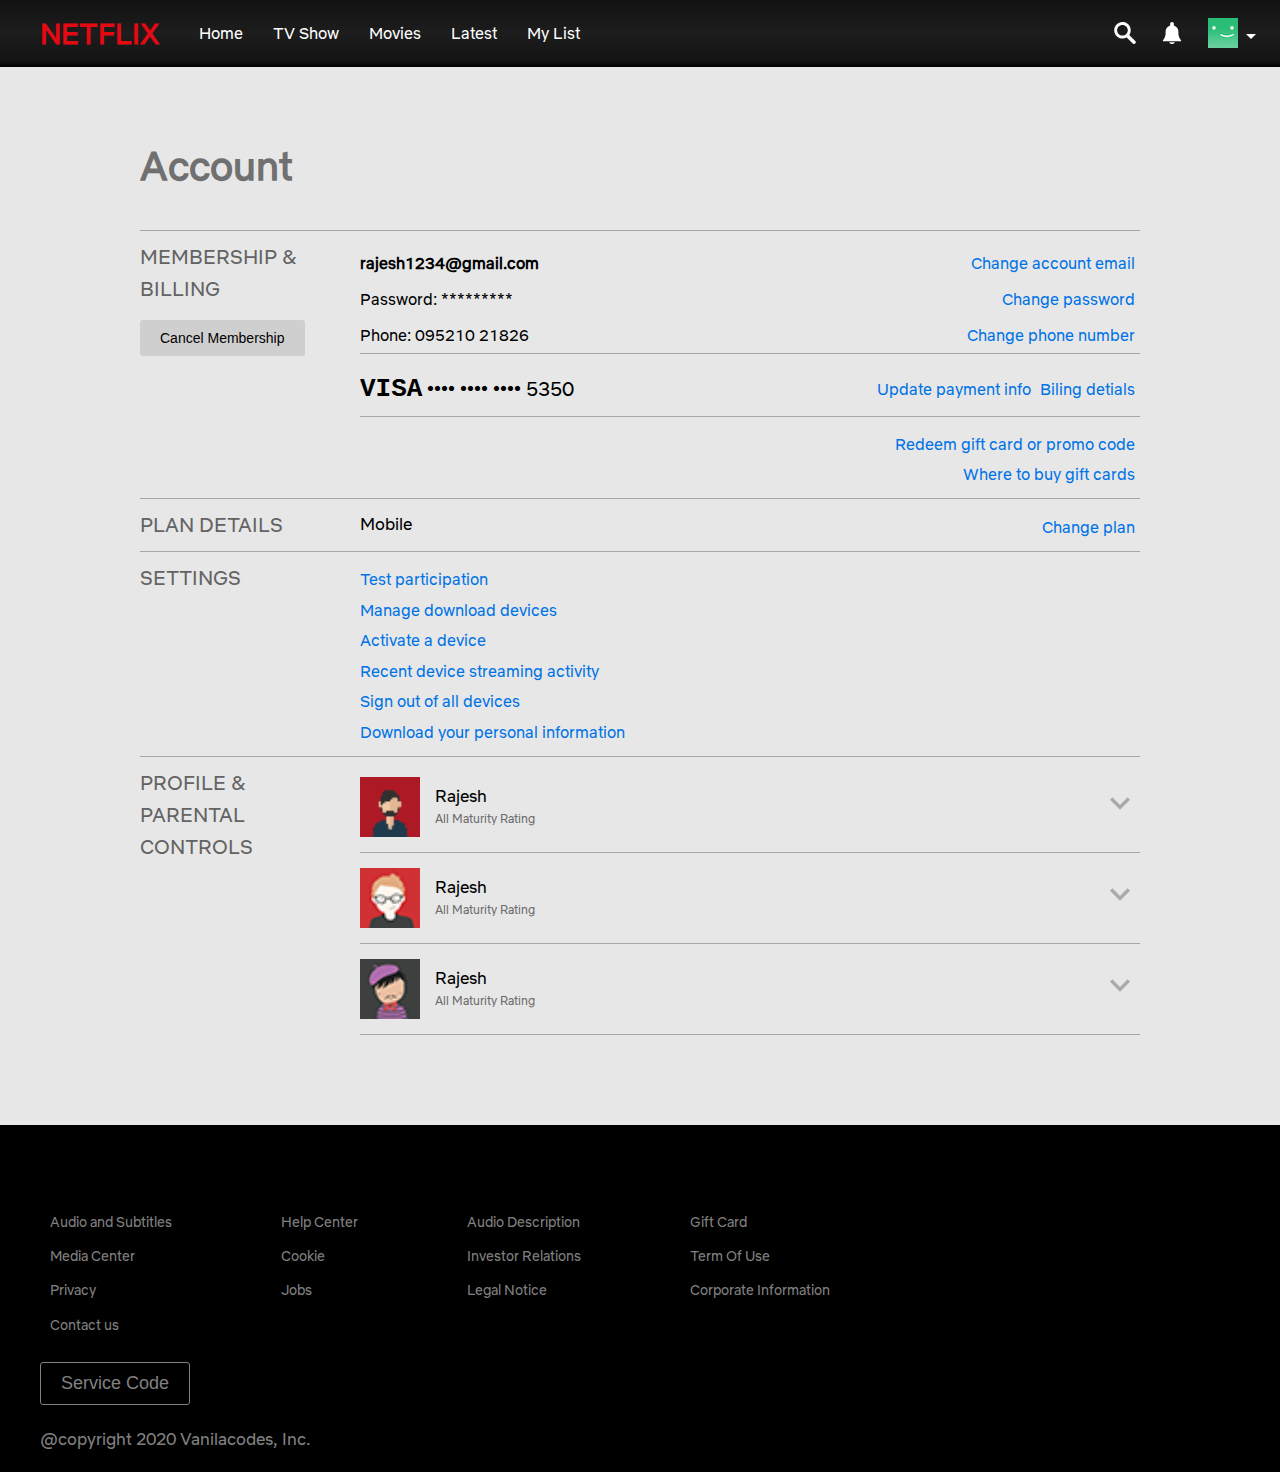
<file: user_dashboard/user-profile/home.html>
<!DOCTYPE html>
<!--[if lt IE 7]>      <html class="no-js lt-ie9 lt-ie8 lt-ie7"> <![endif]-->
<!--[if IE 7]>         <html class="no-js lt-ie9 lt-ie8"> <![endif]-->
<!--[if IE 8]>         <html class="no-js lt-ie9"> <![endif]-->
<!--[if gt IE 8]><!-->
<html class="no-js">
<!--<![endif]-->

<head>
    <meta charset="utf-8">
    <meta http-equiv="X-UA-Compatible" content="IE=edge">
    <title>Netflix world – Watch TV Shows Online, Watch Movies Online</title>
    <meta name="description" content="">
    <meta name="viewport" content="width=device-width, initial-scale=1">


    <link rel="stylesheet" href="https://cdnjs.cloudflare.com/ajax/libs/font-awesome/4.1.0/css/font-awesome.min.css"
        integrity="sha256-t2kyTgkh+fZJYRET5l9Sjrrl4UDain5jxdbqe8ejO8A=" crossorigin="anonymous" />

    <!--for global styling-->
    <link rel="stylesheet" href="../../assets/css/global.css">
    <!-- for footer and header-->
    <link rel="stylesheet" href="../../assets/css/browse.css">
    <!--custom styling-->
    <link rel="stylesheet" href="../../assets/css/userprofile.css">

</head>

<body>
    <!--[if lt IE 7]>
            <p class="browsehappy">You are using an <strong>outdated</strong> browser. Please <a href="#">upgrade your browser</a> to improve your experience.</p>
        <![endif]-->


    <!-- dashboard/browse page block start | home page after login | -->

    <main id="mainContainer" class="p-b-40">

        <header class="d-flex space-between flex-center flex-middle">
            <div class="nav-links d-flex flex-center flex-middle">
                <a href="/">
                    <h2 class="logo logo-text red-color f-s-28 m-r-25">NETFLIX</h2>
                    <h2 class="second-logo-text red-color f-s-28">N</h2>
                </a>
                <a href="../browse.html" class="nav-item home">Home</a>
                <a href="../tvshow.html" class="nav-item">TV Show</a>
                <a href="../movies.html" class="nav-item">Movies</a>
                <a href="../latest.html" class="nav-item latest">Latest</a>
                <a href="../mylist.html" class="nav-item">My List</a>
            </div>
            <div class="righticons d-flex flex-end flex-middle">
                <a href="../search.html">
                <img src="../../images/icons/search.svg" alt="search icon">
            </a>
            <div class="dropdown notification">
                <img src="../../images/icons/notification.svg" alt="notificatio icon">
                <div class="dropdown-content">
                    <a href="#" class="profile-item d-flex flex-middle">
                        <img src="../../images/icons/user2.png" alt="user profile icon" class="user-icon">
                        <span>You have new notification from <span>User 123</span></span>
                    </a>
                    <a href="#" class="profile-item d-flex flex-middle">
                        <img src="../../images/icons/user1.png" alt="user profile icon" class="user-icon">
                        <span>You have new notification from <span>User 123</span></span>
                    </a>
                    <a href="#" class="profile-item d-flex flex-middle">
                        <img src="../../images/icons/user4.png" alt="user profile icon" class="user-icon">
                        <span>You have new notification from <span>User 123</span></span>
                    </a>
                    <a href="#" class="profile-item d-flex flex-middle">
                        <img src="../../images/icons/user3.png" alt="user profile icon" class="user-icon">
                        <span>You have new notification from <span>User 123</span></span>
                    </a>
                </div>
            </div>
                
                <div class="dropdown">
                    <img src="../../images/icons/user-image-green.png" alt="user profile icon" class="user-icon"> <span
                        class="profile-arrow"></span>

                    <div class="dropdown-content">
                        <div class="profile-links">
                            <a href="#" class="profile-item d-flex flex-middle">
                                <img src="../../images/icons/user1.png" alt="user profile icon" class="user-icon">
                                <span>Rajesh</span>
                            </a>
                            <a href="#" class="profile-item d-flex flex-middle">
                                <img src="../../images/icons/user2.png" alt="user profile icon" class="user-icon">
                                <span>Karan</span>
                            </a>
                            <a href="#" class="profile-item d-flex flex-middle">
                                <img src="../../images/icons/user3.png" alt="user profile icon" class="user-icon">
                                <span>Pappy</span>
                            </a>
                            <a href="#" class="profile-item d-flex flex-middle" style="margin-bottom: 13px;">
                                <img src="../../images/icons/user4.png" alt="user profile icon" class="user-icon">
                                <span>Denny</span>
                            </a>
                            <a href="#" class="profile-item last">Manage Profiles</a>
                        </div>
                        <div class="line"></div>
                        <div class="links d-flex direction-column">
                            <a href="home.html">Account</a>
                            <a href="#">Help Center</a>
                            <a href="/">Sign Out of Netflix</a>
                        </div>

                    </div>
                </div>

            </div>
        </header>



        <!--profile section-->
        <section class="userprofile" id="userprofilecontainer">
            <div>
                <h2 class="heading f-s-40">
                    Account
                </h2>
            </div>
            <div class="line"></div>
            <div class="membership d-flex flex-no-wrap space-between">
                <div class="left">
                    <h4 class="headline">
                        MEMBERSHIP & BILLING
                    </h4>
                    <button class="button">Cancel Membership</button>
                </div>
                <div class="right">
                    <div class="d-flex space-between">
                        <div class="email">
                            <strong>rajesh1234@gmail.com</strong>
                        </div>
                        <div class="link">
                            <a href="#" class="link-item">
                                Change account email
                            </a>
                        </div>
                    </div>

                    <div class="d-flex space-between">
                        <div class="password">
                            Password: *********
                        </div>
                        <div class="link">
                            <a href="#" class="link-item">
                                Change password
                            </a>
                        </div>
                    </div>

                    <div class="d-flex space-between">
                        <div class="email">
                            Phone: 095210 21826
                        </div>
                        <div class="link">
                            <a href="#" class="link-item">
                                Change phone number
                            </a>
                        </div>
                    </div>
                    <div class="line"></div>

                    <div class="carddetail d-flex space-between flex-middle">
                        <div class="card">
                            <h4><span class="icon-visa">VISA</span> •••• •••• •••• 5350</h4>
                        </div>
                        <div class="link">
                            <a href="#" class="link-item">
                                Update payment info
                            </a>
                            <a href="#" class="link-item">
                                Biling detials
                            </a>
                        </div>
                    </div>
                    <div class="line"></div>

                    <div class="gift-card d-flex direction-column">
                        <a href="#" class="link-item">
                            Redeem gift card or promo code
                        </a>
                        <a href="#" class="link-item">
                            Where to buy gift cards
                        </a>
                    </div>
                </div>  
            </div>
            <div class="line"></div>

            <!--plan details-->
            <div class=" plan-details d-flex flex-middle space-between">
                <div class="left">
                    <h4 class="headline">PLAN DETAILS</h4>
                </div>
                <div class="right d-flex space-between">
                    <p>Mobile</p>
                    <a href="#" class="link-item">Change plan</a>
                </div>
            </div>
            <div class="line"></div>

            <!--settings-->
            <div class="settings d-flex ">
                <div class="left">
                    <h4 class="headline">SETTINGS</h4>
                </div>
                <div class="right d-flex direction-column">
                    <a href="#" class="link-item">Test participation</a>
                    <a href="#" class="link-item">Manage download devices</a>
                    <a href="#" class="link-item">Activate a device</a>
                    <a href="#" class="link-item">Recent device streaming activity</a>
                    <a href="#" class="link-item">Sign out of all devices</a>
                    <a href="#" class="link-item">Download your personal information</a>
                </div>
            </div>
            <div class="line"></div>

            <!--parental control-->

            <div class="parental-control d-flex">
                <div class="left">
                    <h4 class="headline">PROFILE & PARENTAL CONTROLS</h4>
                </div>
                <div class="right">
                    <div class="">
                        <div class="info-container d-flex flex-middle space-between">
                            <div class="name d-flex">
                                <img src="../../images/icons/user1.png" alt="user" class="user-icon" />
                                <div class="content">
                                    <p class="username">Rajesh</p>
                                    <p class="maturity">All Maturity Rating</p>
                                </div>
                            </div>
    
                            <div class="righticon">
                                <svg class="chevron-down" viewBox="0 0 18 18">
                                    <path fill="#aaa" d="M11.56 5.56L10.5 4.5 6 9l4.5 4.5 1.06-1.06L8.12 9z"></path>
                                </svg>
                            </div>
                        </div>
                        <div class="line"></div>
                    </div>

                    <div class="">
                        <div class="info-container d-flex flex-middle space-between">
                            <div class="name d-flex">
                                <img src="../../images/icons/user2.png" alt="user" class="user-icon" />
                                <div class="content">
                                    <p class="username">Rajesh</p>
                                    <p class="maturity">All Maturity Rating</p>
                                </div>
                            </div>
    
                            <div class="righticon">
                                <svg class="chevron-down" viewBox="0 0 18 18">
                                    <path fill="#aaa" d="M11.56 5.56L10.5 4.5 6 9l4.5 4.5 1.06-1.06L8.12 9z"></path>
                                </svg>
                            </div>
                        </div>
                        <div class="line"></div>
                    </div>

                    <div class="">
                        <div class="info-container d-flex flex-middle space-between">
                            <div class="name d-flex">
                                <img src="../../images/icons/user3.png" alt="user" class="user-icon" />
                                <div class="content">
                                    <p class="username">Rajesh</p>
                                    <p class="maturity">All Maturity Rating</p>
                                </div>
                            </div>
    
                            <div class="righticon">
                                <svg class="chevron-down" viewBox="0 0 18 18">
                                    <path fill="#aaa" d="M11.56 5.56L10.5 4.5 6 9l4.5 4.5 1.06-1.06L8.12 9z"></path>
                                </svg>
                            </div>
                        </div>
                        <div class="line"></div>
                    </div>
                </div>
                
                
            </div>
        </section>

        <!--footer section and footer fixed menu mobile-->

        <footer class="mainfooter d-flex direction-column space-between" id="footer">
            <div class="container footer-container flex-start">
                <div class="widgets d-flex space-between">
                    <div class="first-widget">
                        <ul>
                            <li class="list-item">Audio and Subtitles</li>
                            <li class="list-item">Media Center</li>
                            <li class="list-item">Privacy</li>
                            <li class="list-item">Contact us</li>
                        </ul>
                    </div>
                    <div class="second-widget">
                        <ul>
                            <li class="list-item">Help Center</li>
                            <li class="list-item">Cookie</li>
                            <li class="list-item">Jobs</li>
                        </ul>
                    </div>
                    <div class="third-widget">
                        <ul>
                            <li class="list-item">Audio Description</li>
                            <li class="list-item">Investor Relations</li>
                            <li class="list-item">Legal Notice</li>
                        </ul>
                    </div>
                    <div class="forth-widget">
                        <ul>
                            <li class="list-item">Gift Card</li>
                            <li class="list-item">Term Of Use</li>
                            <li class="list-item">Corporate Information</li>
                        </ul>
                    </div>
                </div>
                <button class="button service">Service Code</button>
                <p class="copyright">@copyright 2020 Vanilacodes, Inc.</p>
            </div>


        </footer>
        </div>


    </main>

    <div class="footer-navigation d-flex space-between">
        <a href="browse.html" class="nav-item active">
            <i class="fa fa-home" aria-hidden="true"></i> </br>
            <span>Home</span>
        </a>
        <a href="search.html" class="nav-item">
            <i class="fa fa-search" aria-hidden="true"></i></br>
            Search
        </a>
        <a href="latest.html" class="nav-item">
            <i class="fa fa-film" aria-hidden="true"></i></br>
            Latest
        </a>
        <a href="user-profile/home.html" class="nav-item">
            <i class="fa fa-user" aria-hidden="true"></i></br>
            Account
        </a>
    </div>


</body>

</html>
</file>
<file: assets/css/global.css>
:root{
    --body-color: white;
    --headline-color: white;
    --link-color: rgb(255, 255, 255);
    --white-color: white;
    --red-color:#e50914;
    --light-color: rgb(231, 231, 231);

    --button-color: #e50914;
    --border-color: #e50914;
    --border: 1px solid #e50914;
    --border-radius: 3px;

    --txt-shadow:  1px 1px 2px rgb(228, 228, 228);

    --font-weight-800: 800;
    --font-weight-400: 400;
    --font-weight-300: 300;

    --font-size-20: 20px;
    --font-size-24: 24px;
    --font-size-18: 18px;
    --font-size-17: 17px;
    --font-size-40: 40px;
    --font-size-28: 28px;

    --font-primary: 'Helvetica Neue', Helvetica, Arial, sans-serif;
    --box-shadow: 0px 0px 48px -24px rgba(0,0,0,0.5);
}
html, body{
    margin: 0;
    padding: 0;
    font-size: var(--font-size-18);
    font-family: var(--font-primary);
    color: var(--body-color);
    scroll-behavior: smooth;
    transition: all .3s;
    line-height: 1.6;
    overflow-x: hidden;
}
h2, h3{
    font-size: var(--font-size-24);
    font-weight: var(--font-weight-800);
}

h4, h5, h6{
    font-size: var(--font-size-20);
    font-weight: var(--font-weight-400);
    margin: 0;
    padding: 0;
}
p, span{
    font-size: var(--font-size-17);
    margin: 0;
    padding: 0;
}
a{
    color: var(--link-color);
    text-decoration: none;
}
a:hover{
    color: var(--link-color);
}
input:focus,
select:focus,
textarea:focus,
button:focus {
    outline: none;
}
.d-flex{
    display: flex;
    flex-wrap: wrap;
}
.flex-no-wrap{
    flex-wrap: nowrap;
}
.flex-basis{
    flex-basis: 100%;
}
.flex-center{
    justify-content: center;
}
.flex-start{
    justify-content: flex-start;
}
.flex-end{
    justify-content: flex-end;
}
.flex-middle{
    align-items: center;
}
.direction-column{
    flex-direction: column;
}
.space-between{
    justify-content: space-between;
}


.w-50{
    max-width: 50%;
}
.w-40{
    max-width: 40%;
}
.w-60{
    max-width: 60%;
}
.w-30{
    max-width: 30%;
}
.w-36{
    max-width: 36%;
}
.w-200{
    max-width: 94%;
}

.f-w-8{
    font-weight: var(--font-weight-800);
}
.f-w-4{
    font-weight: var(--font-weight-400);
}
.f-w-3{
    font-weight: var(--font-weight-300);
}

.f-s-40{
    font-size: var(--font-size-40);
}
.f-s-24{
    font-size: var(--font-size-24);
}
.f-s-20{
    font-size: var(--font-size-20);
}
.f-s-28{
    font-size: var(--font-size-28);
}

.button{
    border: var(--border);
    border-radius: var(--border-radius);
    padding: 10px 20px;
    color: var(--link-color) !important;
    background: var(--button-color);
    transition: all .3s;
    cursor: pointer;
    font-size: var(--font-size-18);
}

.red-color{
    color: var(--red-color);
}
.white-color{
    color: var(--white-color);
}
.bg-black{
    background-color: black;
}

.p-t-40{
    padding-top: 40px;
}
.p-b-40{
    padding-bottom: 40px;
}
.p-t-20{
    padding-top: 20px;
}
.p-l-10{
    padding-left: 10px;
}
.p-r-10{
    padding-right: 10px;
}
.p-t-10{
    padding-top: 10px;
}
.p-y-40{
    padding: 0px 40px;
}
.p-y-20{
    padding: 0px 20px;
}
.p-x-20{
    padding: 20px 0px;
}

/* margins */
.m-l-25{
    margin-left: 25px;
}
.m-r-25{
    margin-right: 25px;
}
.m-t-20{
    margin-top: 20px;
}

.text-shadow{
    text-shadow: 1px 1px 2px #242323;
}
.container{
    max-width: 100%;
    margin: 0;
    padding-left:40px;
    padding-right: 40px;
}
@media (max-width: 600px){
    .container{
        padding-left: 3px;
        padding-right: 3px;
    }
}
</file>
<file: assets/css/browse.css>
@font-face {
    font-family: Netflix Sans;
    src: url(../fonts/Regular.woff2);
  }
  body,html{
      font-family: 'Netflix Sans', 'Helvetica Neue', Helvetica, Arial, sans-serif;
      font-size: 16px;
      margin: 0;
      padding: 0;
      width: 100%;
      position: relative;
      background-color: black;
      z-index: -1;
  }
  /* main styling start */
 header, .container, .mylist, .continue-watching{
     z-index: 10;
 }
 .image-size{
     max-width: 94%;
 }
  /* header styling */
  header{
      line-height: 0.4;
      background-image: linear-gradient(to bottom, rgba(24, 24, 24, 0.7) 0%, rgba(58, 58, 58, 0.5) 50%,rgba(99, 99, 99, 0.2) 90%, rgba(20, 20, 20, 0.0001) 100%);
      min-height: 68px;
      padding: 0 40px;
      position: fixed;
      width: 95%;
      z-index: 25;
  }
  @media (max-width: 600px){
      header{
          padding: 0px 0px;
          width: 100%;
      }
  }
  .logo{
      text-decoration: none;
      font-weight: 800;
      transform: translateZ(2);
  }
  .second-logo-text{
      display: none;
  }
  @media (max-width: 568px){
      .logo{
          display: none;
      }
      .second-logo-text{
        display: block;
        font-size: 40px;
        margin-left: 10px;
        text-decoration: none;
        font-weight: 800;
        transform: translateZ(2);
      }
  }
  .nav-item{
      padding: 0px 15px;
  }
  .righticons img{
      width: 22px;
      margin-right: 25px;
      color: white;
  }


/* dropdown styling header notification start */
  .notification .dropdown-content{
      right: 6%;
      border-top: 3px solid white;
      padding-top: 0;
      padding-bottom: 0;
  }
  .notification .dropdown-content a{
      border-bottom: 1px solid rgb(85, 85, 85);
      color: rgb(226, 226, 226);
  }
  .notification .dropdown-content span{
    font-size: 13px;
    font-weight: 300;
    padding-left: 5px;
  }
  .notification .dropdown-content::after{
    position: absolute;
    z-index: 20000;
    content: "";
    top: -30px;
    right: 0px;
    width: 100%;
    height: 38px;
    background-color: #ffffff00;
  }

/* dropdown styling header notification end */
.righticons .user-icon{
    width: 30px;
    margin-right: 4px;
    cursor: pointer;
}
.righticons .profile-arrow{
    cursor: pointer;
    width: 0;
    height: 0;
    border-style: solid;
    border-width: 5px 5px 0 5px;
    border-color: #fff transparent transparent transparent;
    margin-left: 0px;
    display: inline-block;
    vertical-align: middle;
  }

  /* dropdown styling header user account */
  .profile-arrow{
      margin-top: -15px;
  }
  .dropdown{
      cursor: pointer;
  }

  .dropdown-content {
    display: none;
    flex-direction: column;
    margin-top: 20px;
    padding: 20px 0px;
    right: 2%;
    position: absolute;
    background-color: rgb(41, 41, 41);
    min-width: 160px;
    box-shadow: 0px 8px 16px 0px rgba(0,0,0,0.2);
    z-index: 1;
  }
  .dropdown-content::after{
    position: absolute;
    content: "";
    top: -20px;
    right: 0px;
    width: 100%;
    height: 22px;
    background-color: #ffffff00;
  }
  .dropdown-content::before{
    position: absolute;
    content: "";
    top: -10px;
    right: 23px;
    width: 0;
    height: 0;
    border-style: solid;
    border-width: 10px 10px 0 10px;
    border-color: #fff transparent transparent transparent;
    margin-left: 0px;
    display: inline-block;
    transform: rotate(180deg);
  }
  .dropdown-content .line{
      height: 1px;
      border: none;
      opacity: 0.4;
      margin: 15px 0px;
      background-color: white;
      width: 100%;
  }
  .dropdown-content a {
    float: none;
    color: white;
    font-size: 14px;
    padding: 12px 16px;
    text-decoration: none;
    text-align: left;
  }
  .righticons .dropdown:hover .dropdown-content{
    display: block;
}
.profile-links{
    font-family: Arial, Helvetica, sans-serif;
}
.profile-links span{
    font-size: 13px;
    font-weight: 300;
    padding-left: 5px;
}
.profile-links .last{
    margin-top: 10px;
}

  @media (max-width: 760px){
      .righticons{
          display: none;
      }
  }

  /* hero section styling */
  .hero-background-image{
    z-index: -1;
    position: absolute;
    background-position: center center;
    background-size: 100%;
    left: 0;
    right: 0;
    top: 0;
    bottom: 0;
    width: 100%;
  }
  #browse-dashboard video{
    object-fit:fill
  
  }

  @media (max-width: 750px){
      .hero-background-image{
        width: auto;
        height: 80vh;
      }
  }

  .shadow-layer{
    background: -webkit-linear-gradient(13deg, rgba(0, 0, 0, 0.6) 0%, rgba(0, 0, 0, 0) 85%);
    background: -moz- oldlinear-gradient(13deg, rgba(0, 0, 0, 0.6) 0%, rgba(0, 0, 0, 0) 85%);
    background: -o-linear-gradient(13deg, rgba(0, 0, 0, 0.6) 0%, rgba(0, 0, 0, 0) 85%);
    background: linear-gradient(77deg, rgba(0, 0, 0, 0.6) 0%, rgba(0, 0, 0, 0) 85%);
    position: absolute;
    top: 0;
    left: 0;
    right: 26.09%;
    bottom: 0;
    opacity: 1;
    z-index: -1;
    -webkit-transition: opacity 500ms;
    -o-transition: opacity 500ms;
    -moz-transition: opacity 500ms;
    transition: opacity 500ms;
  }
 
  #browse-dashboard{
      padding-top: 120px;
  }
  @media (max-width: 600px){
      #browse-dashboard .text-container{
        width: 100%;
        margin-left: 10px;
      }
  }
  #browse-dashboard .show-logo{
      max-width:380px;
  }
  #browse-dashboard .ranking svg{
      width: 25px;
  }
  #browse-dashboard .ranking span{
    color: #fff;
    font-weight: bold;
    line-height: normal;
    font-size: 20px;
    text-shadow: 2px 2px 4px rgba(0, 0, 0, 0.45);
    margin-top: .1vw;
  }
  #browse-dashboard .synopsis p{
    color: #fff;
    font-weight: normal;
    line-height: 1.4;
    width: 100%;
    font-size: 20px;
    text-shadow: 2px 2px 4px rgba(0, 0, 0, 0.45);
  }
  .buttons-container button{
    border-radius: 3px;
    padding-left: calc(3.6rem / 2);
    padding-right: calc(3.6rem / 2);
    padding-top: 0.4rem;
    padding-bottom: 0.4rem;
    color: black;
    transition: all .3s;
    cursor: pointer;
    font-size: var(--font-size-18);
    border: 0;
    margin-right: 1rem;
  }
  .buttons-container svg{
    width: 25px;
    margin-bottom: -5px;
  }
  .buttons-container .play-button{
    background: white;
    color: black;
    border: 0;
  }
  .buttons-container .more-info-button{
    background-color: rgba(133,133,133,0.6);
    color: white;
    font-weight: bold;
  }
  .play-button a{
      color: black;
  }

 

  /* owl carousel */

  .owl-prev{
    position: absolute;
    top: 20%;
    left: -16px;
    padding-right: 30px;
  }
  .owl-next{
    position: absolute;
    top: 20%;
    right: -8px;
  }

  .owl-prev:hover .owl-prev span{
      display: block;
  }
  .owl-next:hover .owl-next span{
    display: block;
}

  .owl-prev span, .owl-next span{
      font-size: 50px;
      display: none;
  }
  .owl-carousel:hover .owl-prev span{
    display: block;
}
.owl-carousel:hover .owl-next span{
    display: block;
}

  @media (max-width: 769px){
      .owl-prev, .owl-next{
          top: 10%;
      }
  }
  @media (max-width: 500px){
    .owl-prev, .owl-next{
        top: -10%;
    }
}

/* my list */
.black-background{
    margin-top: 140PX;
    width: 100%;
    background-color: black;
    -webkit-box-shadow: 20px -40px 50px black;
  -moz-box-shadow: 20px -40px 50px black;
  box-shadow: 0px -40px 50px 15px black;
}

#mylist{
    padding-top: 0px;
    position: relative;
}
@media (max-width: 900px){
    #mylist{
            padding-top: 40px;
    }
}
/* universal video hover styling */

.video-item{
    position: relative;
    max-width: 100%;
    transition: transform 0.2s;
    z-index: 5;
    cursor: pointer;
}
.video-description{
    z-index: 6;
    position: absolute;
    width: 100%;
    height: 100%;
    bottom: 0;
    left: 0;
    right: 0;
}
.video-description{
    background-image: linear-gradient(90deg, rgba(0, 0, 0, 0.6) 0%, rgba(0, 0, 0, 0) 85%);
    padding: 8px;
    cursor: pointer;
    transition: all 0.2s;
    opacity: 0;
    transform: scale(0);
    transform-origin: left;
    display: flex;
}
.video:hover .video-description{
    opacity: 1;
    transform: scale(1);
}
.video-description .play-button svg{
    width: 30px;
    background-color: white;
    border-radius: 50%;
    padding: 3px;
}
.video-description h4{
    font-size: 18px;
}
.video-description .info p{
    font-size: 14px;
}
.video-description .info .rated{
    border: 1px dashed white;
    margin-right: 4px;
    font-size: 12px;
}
.video-description .genere{
    padding-top: 5px;
    padding-bottom: 5px;
}
.video-description .genere p{
    padding-right: 3px;
    font-size: 12px;
}
@media (max-width: 490px){
   .video-description{
       display: none;
   }
}
/* big section */
.big-section{
    margin-top: 40px;
    flex-basis: 100%;
    flex-wrap: nowrap;
}
.big-section img{
    max-width: 50%;
    padding-right: 30px;
}
@media (max-width: 870px){
    .big-section{
        flex-wrap: wrap;
        justify-content: center;
    }
    .big-section img{
        max-width: 100%;
        padding-right:0px;
        margin-bottom: 30px;
    }
}

/* footer */

footer{
    color: #808080 !important;
    padding-top: 80px;
}
footer .footer-container{
    max-width: 800px;
}
.widgets div{
    margin: 10 10px;
}
footer ul{
    margin: 0;
    padding: 0;
}
footer ul li{
    list-style: none;
    padding: 6px 10px;
    font-size: 14px;
    cursor: pointer;
}

.service{
    border: 1px solid #808080;
    color: #808080 !important;
    background-color: transparent !important;
    margin: 20px 0px;
}

/* footer navigation */
.footer-navigation {
    display: none;
    z-index: 25;
    overflow: hidden;
    padding: 0px 0px;
    background-color: rgb(22, 22, 22);
    position: fixed;
    bottom: 0;
    width: 100%;
    
  }
  
  .footer-navigation a {
    flex-grow: 1;
    display: block;
    color: #f2f2f26b;
    text-align: center;
    padding: 5px 16px;
    text-decoration: none;
    font-size: 13px;
  }
  
  .footer-navigation a:hover {
    background: #f1f1f1;
  }
  
  .footer-navigation a.active {
    color: rgba(255, 255, 255, 0.726);
    background-color: rgb(36, 36, 36);
  }

  /* my list page styling */
  .my-list-page-container{
      flex-wrap: wrap;
  }
  .my-list-page-container a{
      flex: 1/3;
  }

  /* mobile navigation setting */
  @media(max-width: 600px){
      .home{
          display: none;
      }
      .latest{
          display: none;
      }
      .footer-navigation{
        display: flex;
    }
  }
</file>
<file: assets/css/userprofile.css>
header{
    position: fixed;
    background-color: black;
    margin-top: -34px;
}
main{
    background-color: rgb(231, 231, 231);
    color: black;
    margin-bottom: 0;
    padding-bottom: 0px !important;
    padding-top: 0px !important;
}
#userprofilecontainer .heading{
    padding-top: 100px;
}
#userprofilecontainer a{
    color: #0073E6;
    padding-top: 5px;
    padding-right: 5px;
}
#userprofilecontainer a:hover{
    color: #0073E6;
    text-decoration: underline;
}
#userprofilecontainer{
    max-width: 1000px;
    margin: auto;
    padding-bottom: 80px;
}
#userprofilecontainer .heading{
    color: rgb(112, 112, 112);
    font-weight: 800;
}
.line{
    height: 1px;
    width: 100%;
    background: rgba(27, 27, 27, 0.315);
    margin: 10px 0px;
}
.headline{
    color: rgb(99, 99, 99);
}

/* membership styling */
.membership .left{
    width: 20%;
} 
.membership .right{
    width: 78%;
}
.membership .button{
    background:rgb(207, 207, 207);
    color: black !important;
    font-size: 14px;
    margin-top: 15px;
    font-weight: 300;
    border: none;

}
.right div{
    margin-top: 5px;
}
.icon-visa{
    font-family: 'Courier New', Courier, monospace;
    font-size: 26px;
    font-weight: 800;
}
.gift-card{
    text-align: right;
}
@media (max-width: 900px){
    .membership{
        flex-wrap: wrap;
    }
    .membership .left{
        width: 100%;
        text-align: center;
    }
    .membership .right{
        width: 100%;
        margin: 5px 10px;
        font-size: 14px;
    }
    .membership .right div{
        margin-top: 10px;
    }
    .gift-card{
        text-align: left;
    }
}

/* plan details */
.plan-details .left{
    width: 20%;
}
.plan-details .right{
    width: 78%;
}

@media (max-width: 900px){
    .plan-details .left{
        width: 100%;
        text-align: center;
    }
    .plan-details .right{
        width: 100%;
        margin: 5px 10px;
    }
}

/* settings styling */

.settings .left{
    width: 20%;
}
.settings .right{
    width: 78%;
    margin-left: 2%;
}
.settings .headline{
    margin: 0;
}
@media (max-width: 900px){
    .settings{
        display: block;
    }
    .settings .left{
        width: 100%;
        text-align: center;
    }
    .settings .right{
        width: 100%;
        margin-top: 10px;
    }
}


/* parental control */
.parental-control .headline{
    margin: 0;
}
.parental-control .left{
    width: 20%;
}
.parental-control .right{
    width: 78%;
    margin-left: 2%;
}
.info-container{
    margin-bottom: 15px;
}
.name{
    flex: 1;
}
.name .maturity{
    font-size: 12px;
    color: rgb(107, 107, 107);
}
.name img{
    flex: 1;
    max-width: 60px;
    max-height: 60px;
    margin-right: 15px;
}

@media (max-width: 900px){
    .parental-control{
        display: block;
    }
    .parental-control .left{
        width: 100%;
        text-align: center;
    }
    .parental-control .right{
        width: 100%;
        margin-right: 10px;
    }
}

/* right chevron icon styling */
.righticon .chevron-down{
    transform: rotate(-90deg);
    width: 40px;
}

#footer{
    background-color: black;
    padding-bottom: 20px;
}
</file>
